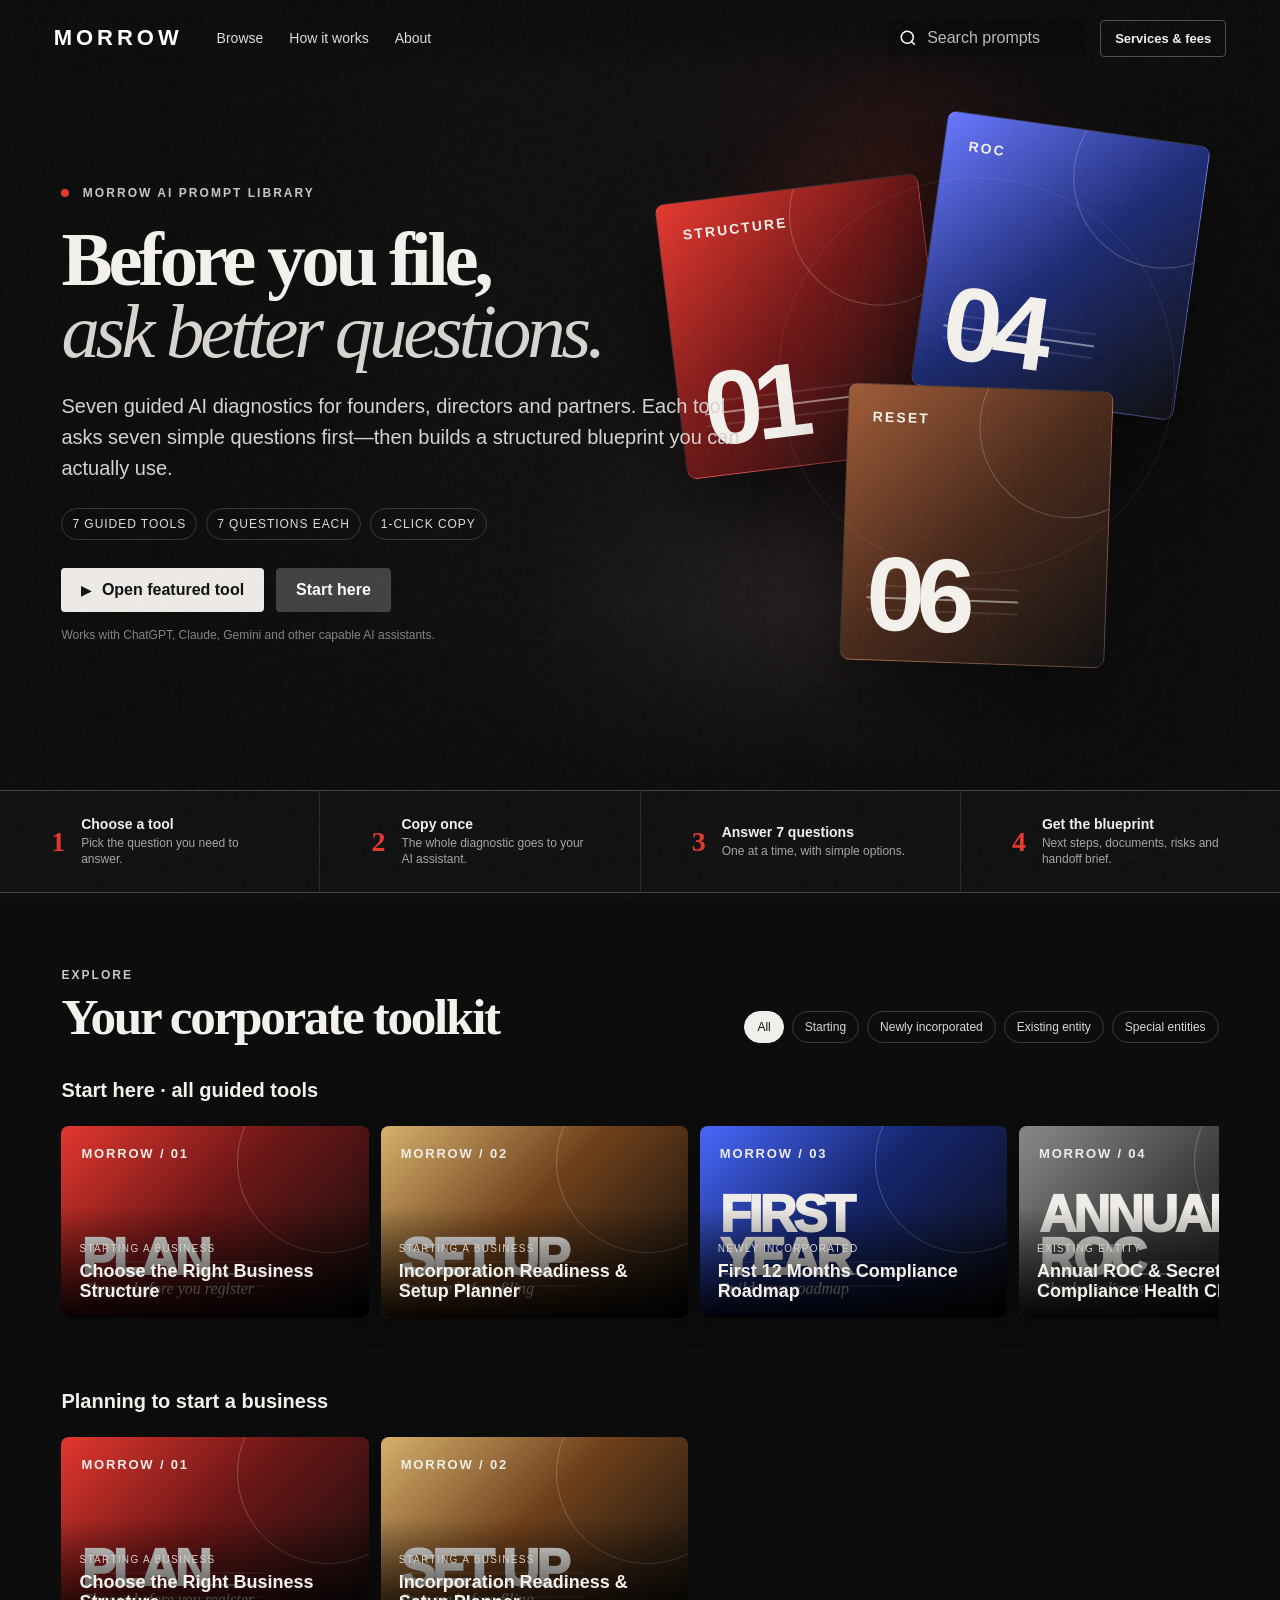
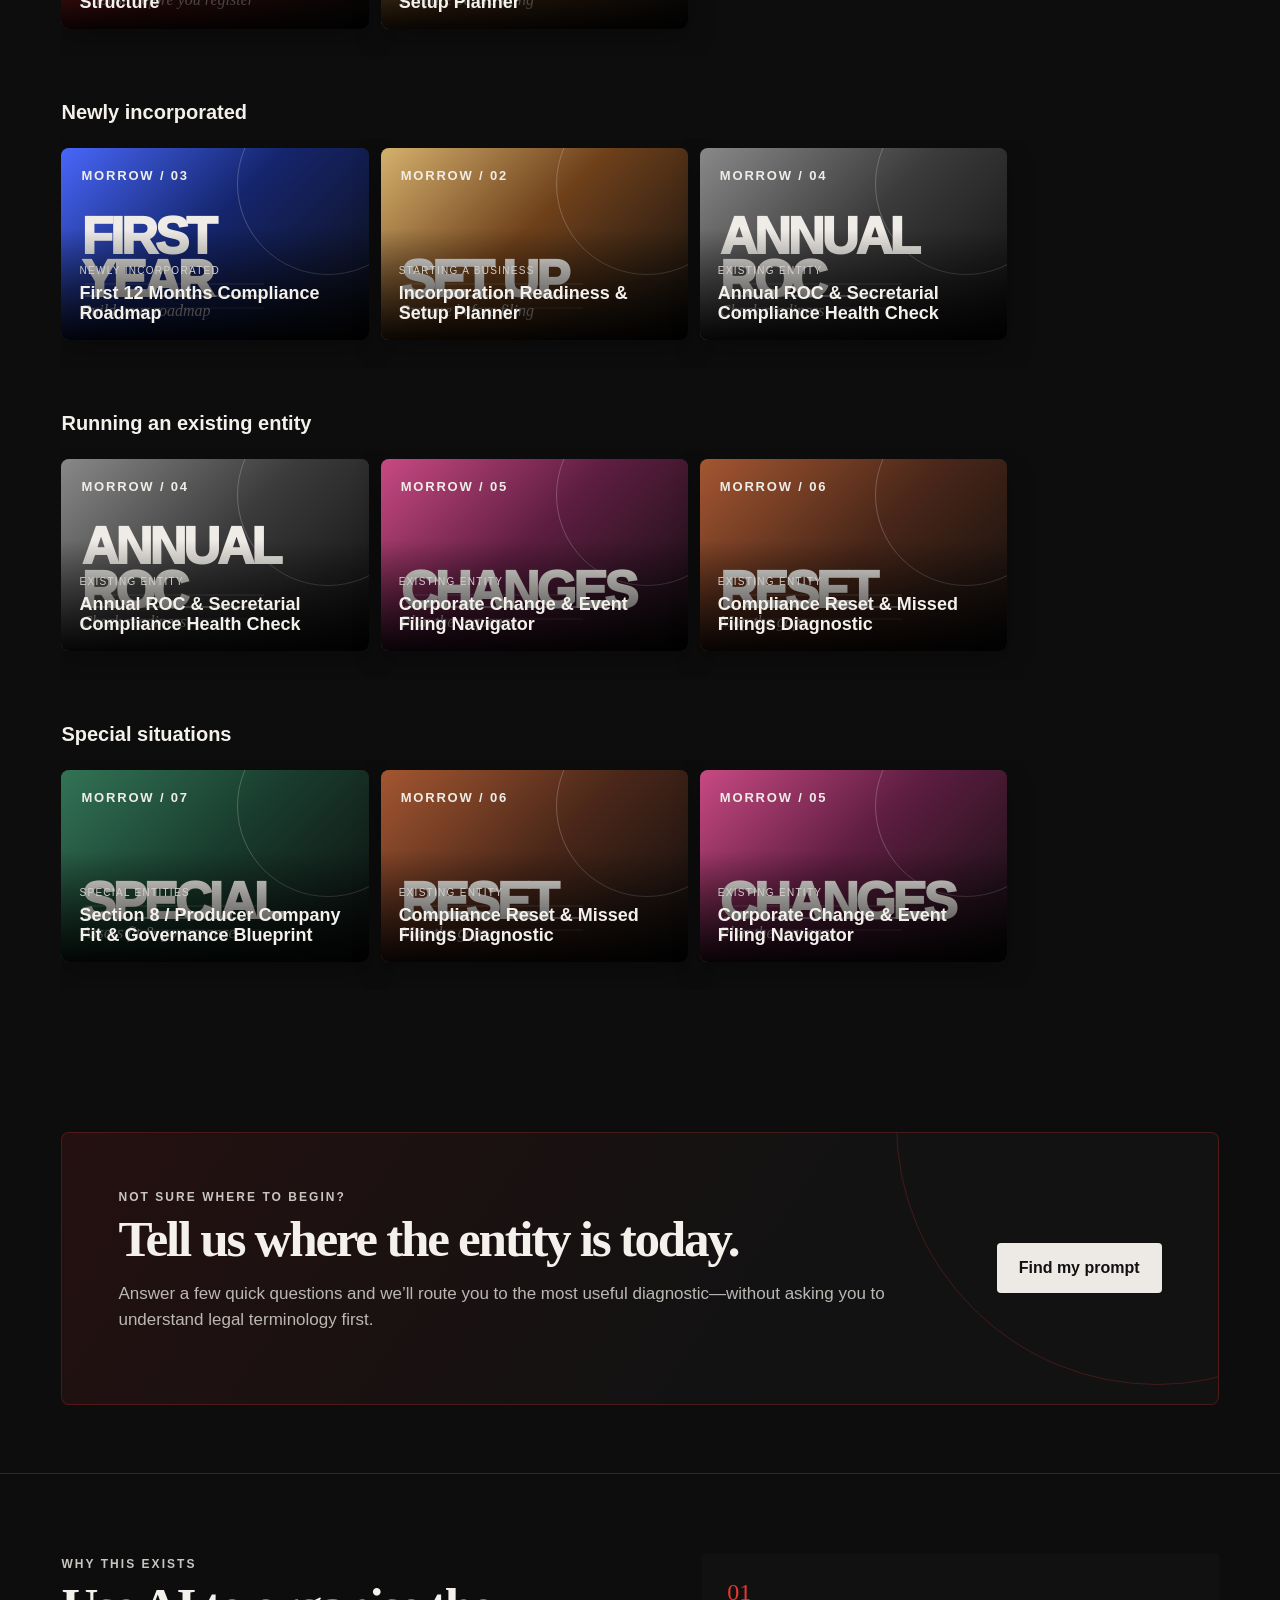
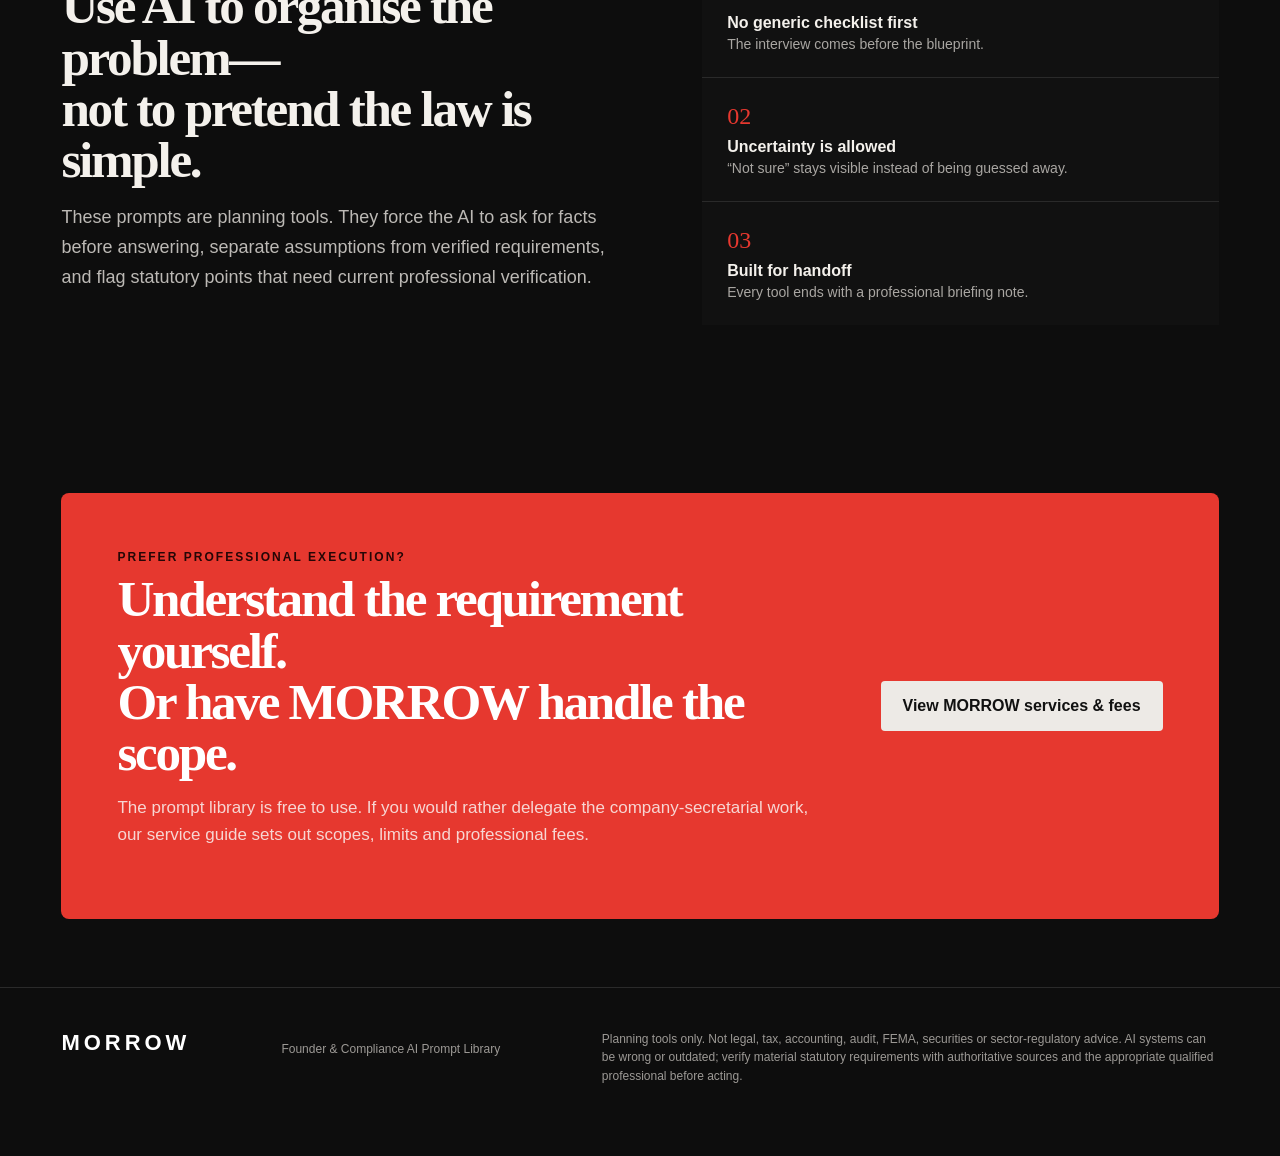
<file: index.html>
<!doctype html>
<html lang="en">
<head>
<meta charset="utf-8">
<meta name="viewport" content="width=device-width,initial-scale=1,viewport-fit=cover">
<meta name="theme-color" content="#0d0d0d">
<meta name="description" content="MORROW Founder & Compliance AI Prompt Library — seven guided diagnostics for business structure, incorporation, compliance and corporate changes.">
<title>MORROW Prompt Library</title>
<link rel="stylesheet" href="styles.css">
</head>
<body>
<div class="noise"></div>
<header class="site-header" id="top">
  <a class="brand brand-word" href="#top" aria-label="MORROW Prompt Library home">MORROW</a>
  <nav class="desktop-nav" aria-label="Primary navigation">
    <a href="#library">Browse</a>
    <a href="#how">How it works</a>
    <a href="#about">About</a>
  </nav>
  <div class="header-actions">
    <label class="search-shell" aria-label="Search prompts">
      <svg viewBox="0 0 24 24" aria-hidden="true"><path d="m21 21-4.35-4.35m2.35-5.65a8 8 0 1 1-16 0 8 8 0 0 1 16 0Z"/></svg>
      <input id="searchInput" type="search" placeholder="Search prompts" autocomplete="off">
    </label>
    <a class="proposal-link" href="services.html">Services & fees</a>
  </div>
</header>

<main>
<section class="hero" aria-labelledby="heroTitle">
  <div class="hero-backdrop"></div>
  <div class="hero-content">
    <div class="eyebrow"><span class="red-dot"></span> MORROW AI PROMPT LIBRARY</div>
    <h1 id="heroTitle">Before you file,<br><em>ask better questions.</em></h1>
    <p class="hero-copy">Seven guided AI diagnostics for founders, directors and partners. Each tool asks seven simple questions first—then builds a structured blueprint you can actually use.</p>
    <div class="hero-badges"><span>7 guided tools</span><span>7 questions each</span><span>1-click copy</span></div>
    <div class="hero-cta">
      <button class="btn btn-primary" data-open="structure"><span class="play">▶</span> Open featured tool</button>
      <button class="btn btn-secondary" id="startHereBtn">Start here</button>
    </div>
    <p class="hero-note">Works with ChatGPT, Claude, Gemini and other capable AI assistants.</p>
  </div>
  <div class="hero-art" aria-hidden="true">
    <div class="hero-card hc-1"><span>STRUCTURE</span><strong>01</strong></div>
    <div class="hero-card hc-2"><span>ROC</span><strong>04</strong></div>
    <div class="hero-card hc-3"><span>RESET</span><strong>06</strong></div>
    <div class="hero-orbit"></div>
  </div>
</section>

<section class="intro-strip" id="how">
  <div class="intro-item"><b>1</b><span><strong>Choose a tool</strong><small>Pick the question you need to answer.</small></span></div>
  <div class="intro-item"><b>2</b><span><strong>Copy once</strong><small>The whole diagnostic goes to your AI assistant.</small></span></div>
  <div class="intro-item"><b>3</b><span><strong>Answer 7 questions</strong><small>One at a time, with simple options.</small></span></div>
  <div class="intro-item"><b>4</b><span><strong>Get the blueprint</strong><small>Next steps, documents, risks and handoff brief.</small></span></div>
</section>

<section class="library" id="library">
  <div class="section-head">
    <div><span class="kicker">EXPLORE</span><h2>Your corporate toolkit</h2></div>
    <div class="filters" id="filters">
      <button class="filter active" data-filter="all">All</button>
      <button class="filter" data-filter="Starting a business">Starting</button>
      <button class="filter" data-filter="Newly incorporated">Newly incorporated</button>
      <button class="filter" data-filter="Existing entity">Existing entity</button>
      <button class="filter" data-filter="Special entities">Special entities</button>
    </div>
  </div>
  <div id="searchEmpty" class="search-empty" hidden>No prompt matches that search.</div>
  <div id="rows"></div>
</section>

<section class="start-block">
  <div class="start-copy"><span class="kicker">NOT SURE WHERE TO BEGIN?</span><h2>Tell us where the entity is today.</h2><p>Answer a few quick questions and we’ll route you to the most useful diagnostic—without asking you to understand legal terminology first.</p></div>
  <button class="btn btn-primary btn-large" id="startHereBtn2">Find my prompt</button>
</section>

<section class="about" id="about">
  <div class="about-main"><span class="kicker">WHY THIS EXISTS</span><h2>Use AI to organise the problem—<br>not to pretend the law is simple.</h2><p>These prompts are planning tools. They force the AI to ask for facts before answering, separate assumptions from verified requirements, and flag statutory points that need current professional verification.</p></div>
  <div class="about-points">
    <div><span>01</span><b>No generic checklist first</b><p>The interview comes before the blueprint.</p></div>
    <div><span>02</span><b>Uncertainty is allowed</b><p>“Not sure” stays visible instead of being guessed away.</p></div>
    <div><span>03</span><b>Built for handoff</b><p>Every tool ends with a professional briefing note.</p></div>
  </div>
</section>

<section class="professional-cta">
  <div><span class="kicker">PREFER PROFESSIONAL EXECUTION?</span><h2>Understand the requirement yourself.<br>Or have MORROW handle the scope.</h2><p>The prompt library is free to use. If you would rather delegate the company-secretarial work, our service guide sets out scopes, limits and professional fees.</p></div>
  <a class="btn btn-light btn-large" href="services.html">View MORROW services & fees</a>
</section>
</main>

<footer>
  <div class="footer-wordmark">MORROW</div>
  <p>Founder & Compliance AI Prompt Library</p>
  <p class="disclaimer">Planning tools only. Not legal, tax, accounting, audit, FEMA, securities or sector-regulatory advice. AI systems can be wrong or outdated; verify material statutory requirements with authoritative sources and the appropriate qualified professional before acting.</p>
</footer>

<div class="modal" id="promptModal" aria-hidden="true">
  <div class="modal-backdrop" data-close></div>
  <article class="prompt-modal-panel" role="dialog" aria-modal="true" aria-labelledby="modalTitle">
    <button class="icon-close" data-close aria-label="Close">×</button>
    <div class="modal-poster" id="modalPoster"><div class="modal-num" id="modalNum"></div><div class="modal-word" id="modalWord"></div></div>
    <div class="modal-content">
      <div class="modal-meta"><span id="modalStage"></span><span>7-question guided diagnostic</span></div>
      <h2 id="modalTitle"></h2>
      <p class="modal-subtitle" id="modalSubtitle"></p>
      <div class="modal-actions">
        <button class="btn btn-primary" id="copyPromptBtn">Copy full prompt</button>
        <button class="btn btn-secondary" id="togglePromptBtn">Read full prompt</button>
      </div>
      <div class="quick-grid"><div><small>BEST USED WHEN</small><p id="modalBest"></p></div><div><small>WHAT YOU GET</small><p id="modalOut"></p></div></div>
      <div class="prompt-wrap" id="promptWrap" hidden><div class="prompt-toolbar"><span>FULL COPY-PASTE PROMPT</span><button id="copyPromptBtn2">Copy</button></div><pre id="modalPrompt"></pre></div>
      <div class="modal-foot"><p>Paste the whole prompt into your AI assistant. If it skips the interview, tell it: <em>“Please follow the interview rules and ask Question 1 first.”</em></p></div>
    </div>
  </article>
</div>

<div class="modal" id="routerModal" aria-hidden="true">
  <div class="modal-backdrop" data-router-close></div>
  <article class="router-panel" role="dialog" aria-modal="true" aria-labelledby="routerTitle">
    <button class="icon-close" data-router-close aria-label="Close">×</button>
    <span class="kicker">START HERE</span><h2 id="routerTitle">What are you trying to work out?</h2>
    <div id="routerBody"></div>
  </article>
</div>

<div class="toast" id="toast">Prompt copied</div>
<script src="prompts/01.js"></script>
<script src="prompts/02.js"></script>
<script src="prompts/03.js"></script>
<script src="prompts/04.js"></script>
<script src="prompts/05.js"></script>
<script src="prompts/06.js"></script>
<script src="prompts/07.js"></script>
<script src="app.js"></script>
</body>
</html>
</file>
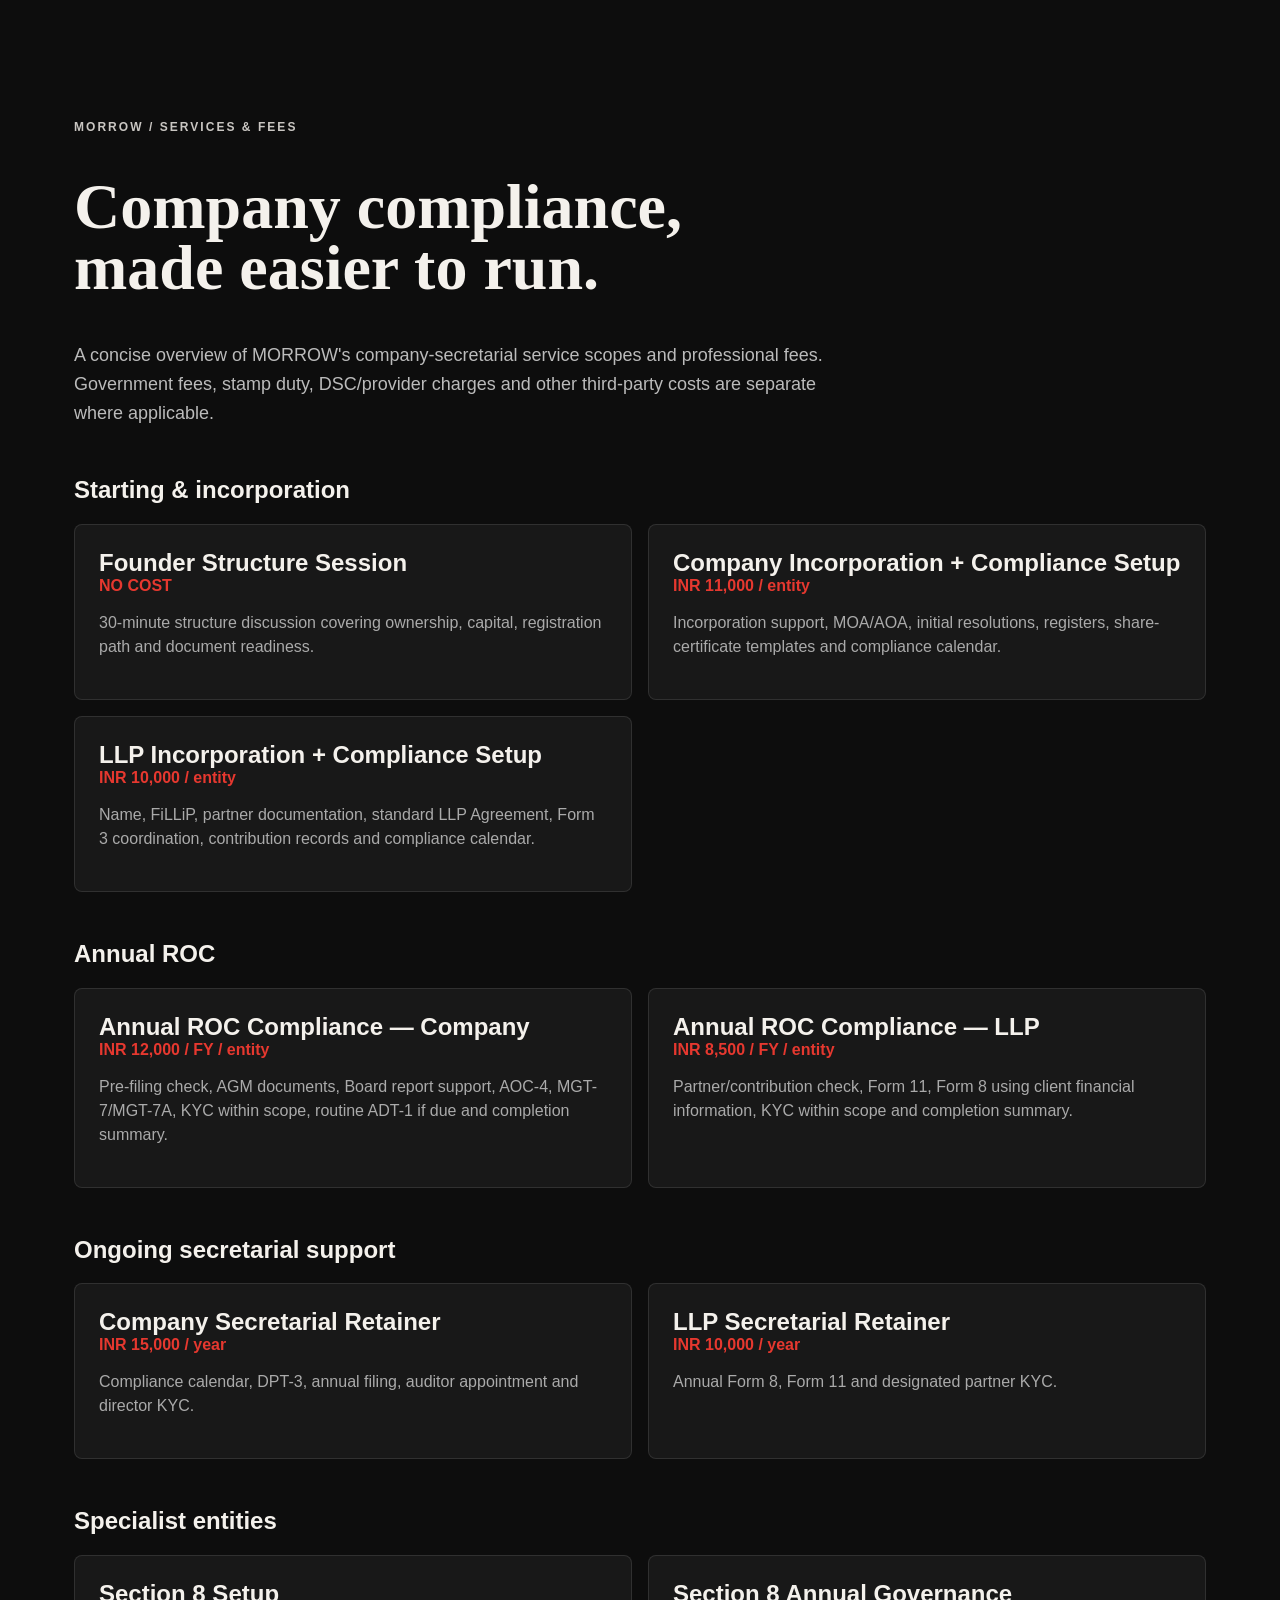
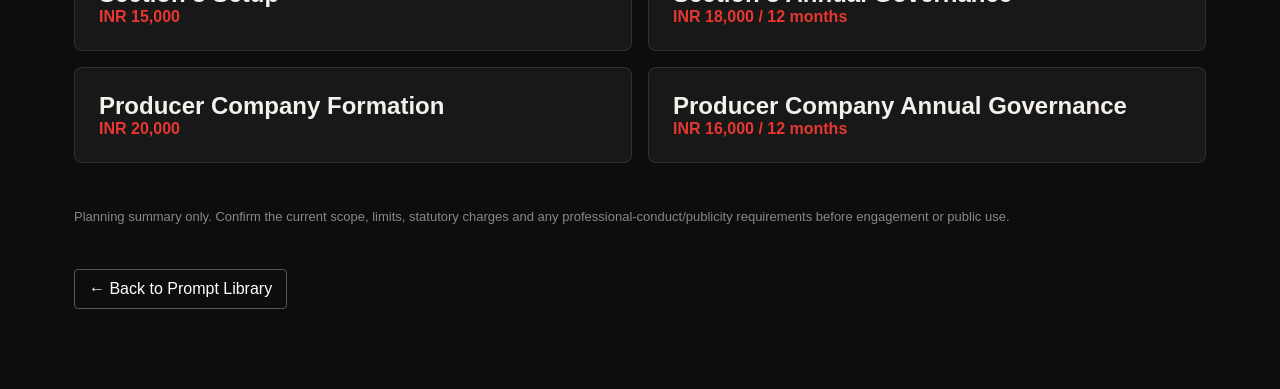
<file: services.html>
<!doctype html><html lang="en"><head><meta charset="utf-8"><meta name="viewport" content="width=device-width,initial-scale=1"><title>MORROW Services & Fees</title><link rel="stylesheet" href="styles.css"><style>.service-page{max-width:1180px;margin:0 auto;padding:120px 24px 80px}.service-page h1{font-family:Georgia,serif;font-size:64px;line-height:.95}.service-page h2{margin-top:48px}.service-grid{display:grid;grid-template-columns:repeat(2,minmax(0,1fr));gap:16px}.svc{background:#181818;border:1px solid rgba(255,255,255,.1);padding:24px;border-radius:8px}.svc strong{display:block;font-size:24px}.svc span{color:#e6382f;font-weight:800}.svc p{color:#aaa;line-height:1.5}.back{display:inline-block;margin-top:28px;color:#fff;border:1px solid #555;padding:10px 14px;border-radius:4px}@media(max-width:760px){.service-grid{grid-template-columns:1fr}.service-page h1{font-size:48px}}</style></head><body><main class="service-page"><div class="kicker">MORROW / SERVICES & FEES</div><h1>Company compliance,<br>made easier to run.</h1><p style="max-width:760px;color:#bbb;font-size:18px;line-height:1.6">A concise overview of MORROW's company-secretarial service scopes and professional fees. Government fees, stamp duty, DSC/provider charges and other third-party costs are separate where applicable.</p><h2>Starting & incorporation</h2><div class="service-grid"><div class="svc"><strong>Founder Structure Session</strong><span>NO COST</span><p>30-minute structure discussion covering ownership, capital, registration path and document readiness.</p></div><div class="svc"><strong>Company Incorporation + Compliance Setup</strong><span>INR 11,000 / entity</span><p>Incorporation support, MOA/AOA, initial resolutions, registers, share-certificate templates and compliance calendar.</p></div><div class="svc"><strong>LLP Incorporation + Compliance Setup</strong><span>INR 10,000 / entity</span><p>Name, FiLLiP, partner documentation, standard LLP Agreement, Form 3 coordination, contribution records and compliance calendar.</p></div></div><h2>Annual ROC</h2><div class="service-grid"><div class="svc"><strong>Annual ROC Compliance — Company</strong><span>INR 12,000 / FY / entity</span><p>Pre-filing check, AGM documents, Board report support, AOC-4, MGT-7/MGT-7A, KYC within scope, routine ADT-1 if due and completion summary.</p></div><div class="svc"><strong>Annual ROC Compliance — LLP</strong><span>INR 8,500 / FY / entity</span><p>Partner/contribution check, Form 11, Form 8 using client financial information, KYC within scope and completion summary.</p></div></div><h2>Ongoing secretarial support</h2><div class="service-grid"><div class="svc"><strong>Company Secretarial Retainer</strong><span>INR 15,000 / year</span><p>Compliance calendar, DPT-3, annual filing, auditor appointment and director KYC.</p></div><div class="svc"><strong>LLP Secretarial Retainer</strong><span>INR 10,000 / year</span><p>Annual Form 8, Form 11 and designated partner KYC.</p></div></div><h2>Specialist entities</h2><div class="service-grid"><div class="svc"><strong>Section 8 Setup</strong><span>INR 15,000</span></div><div class="svc"><strong>Section 8 Annual Governance</strong><span>INR 18,000 / 12 months</span></div><div class="svc"><strong>Producer Company Formation</strong><span>INR 20,000</span></div><div class="svc"><strong>Producer Company Annual Governance</strong><span>INR 16,000 / 12 months</span></div></div><p style="margin-top:44px;color:#888;font-size:13px;line-height:1.55">Planning summary only. Confirm the current scope, limits, statutory charges and any professional-conduct/publicity requirements before engagement or public use.</p><a class="back" href="index.html">← Back to Prompt Library</a></main></body></html>
</file>
<file: styles.css>
:root{--bg:#0d0d0d;--panel:#151515;--panel2:#1d1d1d;--text:#f4f1ec;--muted:#a9a6a2;--stone:#edeae6;--red:#e6382f;--line:rgba(255,255,255,.12);--shadow:0 25px 70px rgba(0,0,0,.45)}
*{box-sizing:border-box}html{scroll-behavior:smooth}body{margin:0;background:var(--bg);color:var(--text);font-family:Inter,ui-sans-serif,-apple-system,BlinkMacSystemFont,"Segoe UI",sans-serif;overflow-x:hidden}button,input{font:inherit}a{color:inherit;text-decoration:none}.noise{position:fixed;inset:0;pointer-events:none;z-index:99;opacity:.035;background-image:url("data:image/svg+xml,%3Csvg viewBox='0 0 140 140' xmlns='http://www.w3.org/2000/svg'%3E%3Cfilter id='n'%3E%3CfeTurbulence type='fractalNoise' baseFrequency='.9' numOctaves='2' stitchTiles='stitch'/%3E%3C/filter%3E%3Crect width='100%25' height='100%25' filter='url(%23n)' opacity='.8'/%3E%3C/svg%3E")}.site-header{height:76px;padding:0 4.2vw;display:flex;align-items:center;gap:34px;position:fixed;top:0;left:0;right:0;z-index:50;background:linear-gradient(to bottom,rgba(13,13,13,.97),rgba(13,13,13,.78),transparent);transition:.25s}.site-header.scrolled{background:rgba(13,13,13,.96);backdrop-filter:blur(16px);box-shadow:0 1px rgba(255,255,255,.06)}.brand img{width:132px;display:block}.desktop-nav{display:flex;gap:26px;font-size:14px;color:#ddd}.desktop-nav a:hover{color:white}.header-actions{margin-left:auto;display:flex;gap:14px;align-items:center}.proposal-link{font-size:13px;font-weight:700;padding:10px 14px;border:1px solid rgba(255,255,255,.28);border-radius:4px}.proposal-link:hover{background:white;color:#111}.search-shell{height:38px;display:flex;align-items:center;gap:8px;border:1px solid transparent;padding:0 10px;border-radius:3px;background:rgba(0,0,0,.22);transition:.2s}.search-shell:focus-within{border-color:rgba(255,255,255,.48);background:#090909}.search-shell svg{width:18px;fill:none;stroke:white;stroke-width:2}.search-shell input{border:0;outline:0;background:transparent;color:white;width:150px}.search-shell input::placeholder{color:#bbb}.hero{height:min(790px,91vh);min-height:670px;position:relative;overflow:hidden;display:flex;align-items:center;padding:90px 4.8vw 40px}.hero-backdrop{position:absolute;inset:0;background:radial-gradient(circle at 72% 38%,rgba(230,56,47,.26),transparent 23%),radial-gradient(circle at 65% 80%,rgba(255,255,255,.08),transparent 31%),linear-gradient(90deg,#0b0b0b 0%,#111 47%,#1b1111 70%,#0b0b0b 100%)}.hero-backdrop:after{content:"";position:absolute;inset:0;background:linear-gradient(to top,#0d0d0d 0%,transparent 24%),linear-gradient(90deg,#0d0d0d 2%,transparent 34%,rgba(13,13,13,.18) 70%,#0d0d0d 100%)}.hero-content{position:relative;z-index:3;width:min(720px,54vw)}.eyebrow,.kicker{font-size:12px;font-weight:800;letter-spacing:.17em;color:#c9c6c2}.red-dot{display:inline-block;width:8px;height:8px;background:var(--red);border-radius:50%;margin-right:8px}.hero h1{font-family:Georgia,"Times New Roman",serif;font-size:clamp(58px,6vw,96px);line-height:.93;letter-spacing:-.055em;margin:24px 0 24px;font-weight:700}.hero h1 em{font-weight:400;color:#d8d4cf}.hero-copy{font-size:20px;line-height:1.55;color:#d7d4d0;max-width:680px}.hero-badges{display:flex;gap:9px;flex-wrap:wrap;margin:24px 0}.hero-badges span{font-size:12px;text-transform:uppercase;letter-spacing:.08em;border:1px solid rgba(255,255,255,.17);padding:8px 10px;border-radius:20px;color:#ddd}.hero-cta{display:flex;gap:12px;margin-top:28px}.btn{appearance:none;border:0;border-radius:4px;padding:13px 20px;font-weight:750;cursor:pointer;transition:transform .15s,background .15s,color .15s,opacity .15s}.btn:hover{transform:translateY(-1px)}.btn-primary{background:var(--stone);color:#111}.btn-primary:hover{background:#fff}.btn-secondary{background:rgba(109,109,110,.55);color:white;backdrop-filter:blur(8px)}.btn-secondary:hover{background:rgba(109,109,110,.74)}.btn-light{background:var(--stone);color:#111}.btn-large{padding:16px 22px}.play{font-size:13px;margin-right:6px}.hero-note{font-size:12px;color:#87837f;margin-top:16px}.hero-art{position:absolute;right:3.5vw;top:14%;width:47vw;height:70%;z-index:2;perspective:1000px}.hero-card{position:absolute;width:44%;height:50%;border-radius:10px;box-shadow:0 40px 80px rgba(0,0,0,.55);border:1px solid rgba(255,255,255,.12);overflow:hidden;display:flex;flex-direction:column;justify-content:space-between;padding:24px;transform-style:preserve-3d}.hero-card:before,.poster-art:before,.modal-poster:before{content:"";position:absolute;width:180px;height:180px;border:1px solid rgba(255,255,255,.22);border-radius:50%;right:-50px;top:-55px}.hero-card:after,.poster-art:after,.modal-poster:after{content:"";position:absolute;left:24px;bottom:22%;width:58%;height:2px;background:rgba(255,255,255,.46);box-shadow:0 -12px rgba(255,255,255,.1),0 12px rgba(255,255,255,.1)}.hero-card span{font-size:14px;letter-spacing:.15em;font-weight:800;z-index:1}.hero-card strong{font-size:105px;line-height:.8;letter-spacing:-.08em;z-index:1;font-weight:900}.hc-1{background:linear-gradient(135deg,#e6382f,#6f1717 48%,#111);left:6%;top:14%;transform:rotate(-7deg)}.hc-2{background:linear-gradient(135deg,#6878ff,#1d2b75 50%,#111);right:7%;top:3%;transform:rotate(8deg)}.hc-3{background:linear-gradient(135deg,#a05c38,#4a291b 50%,#111);right:21%;bottom:0;transform:rotate(2deg)}.hero-orbit{position:absolute;right:10%;top:12%;width:66%;aspect-ratio:1;border:1px solid rgba(255,255,255,.08);border-radius:50%}.intro-strip{display:grid;grid-template-columns:repeat(4,1fr);gap:1px;background:var(--line);border-top:1px solid var(--line);border-bottom:1px solid var(--line)}.intro-item{background:#111;padding:25px 4vw;display:flex;gap:16px;align-items:center}.intro-item b{font-family:Georgia,serif;color:var(--red);font-size:28px}.intro-item span{display:flex;flex-direction:column;gap:3px}.intro-item strong{font-size:14px}.intro-item small{font-size:12px;color:var(--muted);line-height:1.35}.library{padding:72px 4.8vw 30px}.section-head{display:flex;justify-content:space-between;gap:30px;align-items:flex-end;margin-bottom:28px}.section-head h2,.start-block h2,.about h2,.professional-cta h2{font-family:Georgia,"Times New Roman",serif;font-size:clamp(38px,4vw,64px);letter-spacing:-.045em;line-height:1;margin:8px 0 0}.filters{display:flex;flex-wrap:wrap;gap:8px;justify-content:flex-end}.filter{border:1px solid rgba(255,255,255,.18);background:transparent;color:#d7d7d7;padding:8px 12px;border-radius:20px;font-size:12px;cursor:pointer}.filter.active,.filter:hover{background:#f1efeb;color:#111;border-color:#f1efeb}.row{margin:36px 0 44px}.row-title{font-size:20px;margin:0 0 14px}.rail-wrap{position:relative}.rail{display:flex;gap:12px;overflow-x:auto;scroll-snap-type:x proximity;scrollbar-width:none;padding:10px 4vw 28px 0}.rail::-webkit-scrollbar{display:none}.prompt-card{flex:0 0 clamp(250px,24vw,360px);aspect-ratio:1.6/1;position:relative;border-radius:8px;overflow:hidden;scroll-snap-align:start;cursor:pointer;background:#222;box-shadow:0 10px 28px rgba(0,0,0,.25);transition:.23s transform,.23s box-shadow;transform-origin:center;isolation:isolate}.prompt-card:hover{transform:scale(1.045);z-index:3;box-shadow:0 26px 55px rgba(0,0,0,.5)}.poster-art{position:absolute;inset:0;padding:20px;display:flex;flex-direction:column;justify-content:space-between}.poster-art .num{font-size:13px;letter-spacing:.14em;font-weight:800}.poster-art .word{font-size:clamp(38px,4vw,66px);line-height:.85;font-weight:950;letter-spacing:-.06em;max-width:84%}.poster-art .strap{font-family:Georgia,serif;font-size:16px;font-style:italic}.card-fade{position:absolute;inset:0;background:linear-gradient(to top,rgba(0,0,0,.92) 0%,rgba(0,0,0,.02) 58%)}.card-info{position:absolute;z-index:2;left:18px;right:18px;bottom:16px}.card-info .stage{font-size:10px;letter-spacing:.13em;text-transform:uppercase;color:#d3d0cc}.card-info h3{font-size:18px;line-height:1.12;margin:5px 0 0}.card-info p{font-size:12px;color:#d1ceca;line-height:1.35;margin:6px 0 0;display:none}.prompt-card:hover .card-info p{display:block}.search-empty{border:1px dashed rgba(255,255,255,.25);padding:28px;color:var(--muted);border-radius:6px}.start-block,.professional-cta{margin:68px 4.8vw;padding:54px 56px;display:flex;justify-content:space-between;align-items:center;gap:50px;border-radius:8px;background:linear-gradient(125deg,#241010,#121212 62%);border:1px solid rgba(230,56,47,.24);position:relative;overflow:hidden}.start-block:after{content:"";position:absolute;width:520px;height:520px;border:1px solid rgba(230,56,47,.23);border-radius:50%;right:-200px;top:-270px}.start-copy{max-width:930px;z-index:1}.start-copy p,.professional-cta p{color:#bbb8b4;line-height:1.55;font-size:17px;max-width:800px}.start-block .btn,.professional-cta .btn{z-index:2;white-space:nowrap}.about{padding:80px 4.8vw 100px;display:grid;grid-template-columns:1.05fr .95fr;gap:70px;border-top:1px solid var(--line)}.about-main p{font-size:18px;line-height:1.65;color:#bcb9b5;max-width:760px}.about-points{display:grid;gap:1px;background:var(--line)}.about-points div{background:#111;padding:25px}.about-points span{font-family:Georgia,serif;color:var(--red);font-size:24px}.about-points b{display:block;margin:8px 0 4px}.about-points p{margin:0;color:var(--muted);font-size:14px}.professional-cta{background:var(--red);border:0}.professional-cta .kicker{color:#250606}.professional-cta h2{color:white}.professional-cta p{color:#f7d6d3}footer{border-top:1px solid var(--line);padding:42px 4.8vw 70px;display:grid;grid-template-columns:180px 1fr 2.2fr;gap:40px;align-items:start;color:#9c9995;font-size:12px}footer img{width:142px}.disclaimer{line-height:1.55;margin:0}.modal{position:fixed;inset:0;z-index:90;display:none}.modal.open{display:block}.modal-backdrop{position:absolute;inset:0;background:rgba(0,0,0,.78);backdrop-filter:blur(6px)}.prompt-modal-panel{position:absolute;left:50%;top:4vh;transform:translateX(-50%);width:min(930px,92vw);max-height:92vh;overflow:auto;background:#181818;border-radius:10px;box-shadow:var(--shadow);scrollbar-width:thin}.icon-close{position:absolute;z-index:4;right:15px;top:15px;width:38px;height:38px;border-radius:50%;background:#181818;border:1px solid rgba(255,255,255,.14);color:white;font-size:25px;line-height:1;cursor:pointer}.modal-poster{height:255px;position:relative;overflow:hidden;padding:28px;display:flex;justify-content:space-between;align-items:flex-end}.modal-num{font-size:130px;line-height:.72;font-weight:950;letter-spacing:-.09em}.modal-word{font-size:24px;font-weight:900;letter-spacing:.12em}.modal-content{padding:30px 38px 42px}.modal-meta{display:flex;gap:12px;flex-wrap:wrap}.modal-meta span{font-size:11px;text-transform:uppercase;letter-spacing:.1em;color:#c6c2be;border:1px solid rgba(255,255,255,.16);border-radius:20px;padding:6px 9px}.modal-content h2{font-family:Georgia,serif;font-size:44px;line-height:1.04;letter-spacing:-.035em;margin:15px 0 10px}.modal-subtitle{font-size:17px;line-height:1.55;color:#c2bfbb;max-width:780px}.modal-actions{display:flex;gap:10px;margin:22px 0}.quick-grid{display:grid;grid-template-columns:1fr 1fr;gap:14px;margin:18px 0}.quick-grid>div{background:#222;padding:18px;border-radius:5px}.quick-grid small,.prompt-toolbar span{font-size:10px;font-weight:800;letter-spacing:.12em;color:#a8a4a0}.quick-grid p{font-size:14px;line-height:1.5;color:#d5d2cf;margin:7px 0 0}.prompt-wrap{margin-top:22px;border:1px solid rgba(255,255,255,.12);border-radius:6px;overflow:hidden}.prompt-toolbar{height:48px;background:#101010;display:flex;align-items:center;justify-content:space-between;padding:0 14px;position:sticky;top:0}.prompt-toolbar button{background:var(--stone);border:0;border-radius:3px;padding:7px 11px;font-weight:800;cursor:pointer}.prompt-wrap pre{white-space:pre-wrap;word-break:break-word;margin:0;padding:24px;font-family:ui-monospace,SFMono-Regular,Menlo,Consolas,monospace;font-size:13px;line-height:1.65;color:#dedbd7;background:#151515}.modal-foot{font-size:13px;color:#9f9b97;line-height:1.5;margin-top:20px}.router-panel{position:absolute;left:50%;top:50%;transform:translate(-50%,-50%);width:min(720px,92vw);background:#181818;padding:36px;border-radius:10px;box-shadow:var(--shadow);max-height:88vh;overflow:auto}.router-panel h2{font-family:Georgia,serif;font-size:42px;line-height:1.06;margin:10px 0 24px}.router-options{display:grid;grid-template-columns:repeat(2,1fr);gap:10px}.router-option{padding:17px;border:1px solid rgba(255,255,255,.14);border-radius:5px;background:#222;color:white;text-align:left;cursor:pointer}.router-option:hover{border-color:#fff;background:#2b2b2b}.router-option b{display:block;font-size:15px}.router-option span{display:block;font-size:12px;color:#aaa;margin-top:4px}.router-result{padding:22px;background:#21100f;border:1px solid rgba(230,56,47,.35);border-radius:7px}.router-result h3{font-family:Georgia,serif;font-size:28px;margin:7px 0}.router-result p{color:#c8c5c1;line-height:1.5}.toast{position:fixed;z-index:120;left:50%;bottom:28px;transform:translate(-50%,20px);background:#f2f0ec;color:#111;padding:11px 16px;border-radius:4px;font-size:13px;font-weight:800;opacity:0;pointer-events:none;transition:.2s}.toast.show{opacity:1;transform:translate(-50%,0)}
@media(max-width:980px){.desktop-nav{display:none}.site-header{padding:0 20px}.search-shell input{width:100px}.proposal-link{display:none}.hero{padding-left:24px;padding-right:24px}.hero-content{width:68vw}.hero-art{right:-12vw;width:56vw;opacity:.72}.intro-strip{grid-template-columns:repeat(2,1fr)}.section-head{align-items:flex-start;flex-direction:column}.filters{justify-content:flex-start}.about{grid-template-columns:1fr}.start-block,.professional-cta{margin-left:24px;margin-right:24px;padding:38px;align-items:flex-start;flex-direction:column}footer{grid-template-columns:1fr;gap:18px}.prompt-card{flex-basis:310px}}
@media(max-width:680px){.site-header{height:66px}.brand img{width:112px}.search-shell{width:40px;padding:0 10px}.search-shell input{position:absolute;right:18px;top:68px;width:calc(100vw - 36px);height:44px;padding:0 12px;background:#111;border:1px solid #555;border-radius:3px;display:none}.search-shell:focus-within input,.search-shell input:not(:placeholder-shown){display:block}.hero{height:auto;min-height:730px;padding-top:120px;align-items:flex-start}.hero-content{width:100%}.hero h1{font-size:58px}.hero-copy{font-size:17px;max-width:88%}.hero-art{width:68vw;height:300px;top:auto;bottom:22px;right:-16vw;opacity:.55}.hero-card strong{font-size:70px}.hero-cta{flex-wrap:wrap}.intro-strip{grid-template-columns:1fr}.intro-item{padding:18px 24px}.library{padding-left:24px;padding-right:0}.section-head{padding-right:24px}.filters{overflow:auto;flex-wrap:nowrap;width:100%;padding-bottom:6px}.filter{white-space:nowrap}.prompt-card{flex-basis:78vw}.row{margin-top:28px}.start-block,.professional-cta{margin:42px 16px;padding:28px}.about{padding:60px 24px}.about h2,.start-block h2,.professional-cta h2{font-size:42px}.quick-grid{grid-template-columns:1fr}.modal-content{padding:24px 20px 34px}.modal-content h2{font-size:36px}.modal-poster{height:200px}.modal-num{font-size:90px}.router-panel{padding:28px 20px}.router-options{grid-template-columns:1fr}footer{padding-left:24px;padding-right:24px}.proposal-link{display:none}}
@media(prefers-reduced-motion:reduce){*{scroll-behavior:auto!important;transition:none!important}}

.brand-word,.footer-wordmark{font-family:Inter,ui-sans-serif,sans-serif;font-weight:900;letter-spacing:.18em;color:#fff}.brand-word{font-size:22px}.footer-wordmark{font-size:22px}.brand-word:hover{color:#fff}
</file>
